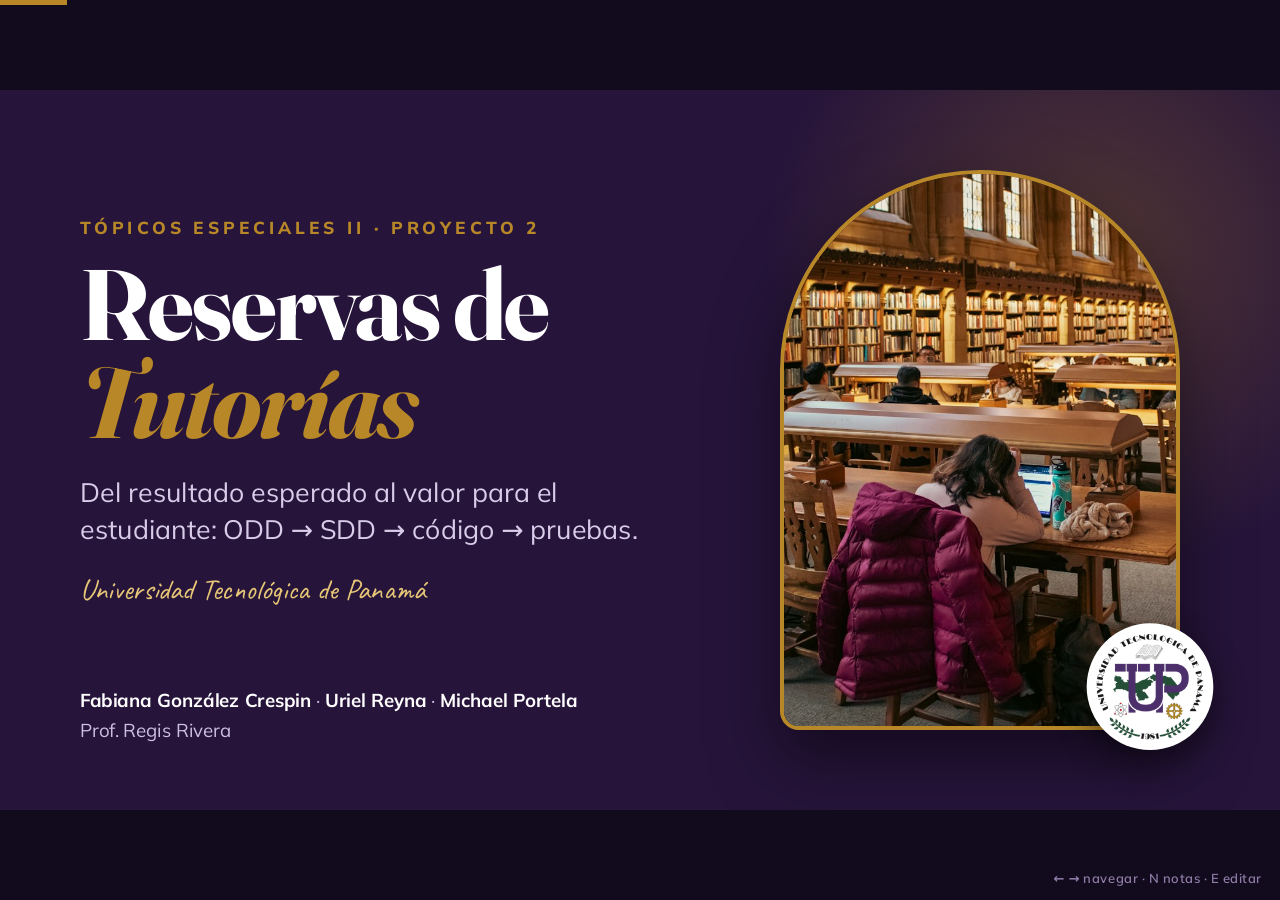
<file: docs/presentacion/index.html>
<!DOCTYPE html>
<html lang="es">
<head>
<meta charset="UTF-8">
<meta name="viewport" content="width=device-width, initial-scale=1.0">
<title>Reservas de Tutorías · Proyecto 2</title>

<!-- Fuentes: Fraunces (títulos), Mulish (texto), Caveat (acento manuscrito). Sin conexión se usan serif/sans del sistema. -->
<link rel="preconnect" href="https://fonts.googleapis.com">
<link href="https://fonts.googleapis.com/css2?family=Caveat:wght@600&family=Fraunces:ital,opsz,wght@0,9..144,600;0,9..144,700;1,9..144,600&family=Mulish:wght@400;600;700;800&display=swap" rel="stylesheet">

<style>
/* ===========================================
   TEMA (cambia estos valores para cambiar todo el look)
   Paleta tomada del escudo de la UTP.
   =========================================== */
:root {
    --ink: #1f1230;          /* texto */
    --purple: #482868;       /* morado UTP */
    --purple-deep: #26143a;  /* fondos oscuros */
    --green: #284838;        /* verde UTP */
    --gold: #b88828;         /* dorado UTP */
    --gold-soft: #e7c777;
    --paper: #f8f4ec;        /* fondo de diapositivas claras */
    --card: #ffffff;
    --line: #e6dcef;
    --muted: #6d607c;
    --red: #b0102f;
    --ok: #1f6b45;

    --font-display: 'Fraunces', Georgia, 'Times New Roman', serif;
    --font-body: 'Mulish', 'Segoe UI', system-ui, sans-serif;
    --font-hand: 'Caveat', 'Segoe Script', cursive;

    --stage-bg: #120a1d;
    --slide-bg: var(--paper);
    --ease-out-expo: cubic-bezier(0.16, 1, 0.3, 1);
}

* { margin: 0; padding: 0; box-sizing: border-box; }

/* ===========================================
   ESCENARIO FIJO 16:9 (viewport-base.css del skill, completo)
   =========================================== */
html, body { width: 100%; height: 100%; margin: 0; overflow: hidden; background: var(--stage-bg, #000); }
.deck-viewport { position: fixed; inset: 0; overflow: hidden; background: var(--stage-bg, #000); }
.deck-stage { position: absolute; left: 0; top: 0; width: 1920px; height: 1080px; overflow: hidden; transform-origin: 0 0; background: var(--slide-bg, #fff); }
.slide { position: absolute; inset: 0; width: 1920px; height: 1080px; overflow: hidden; display: block; visibility: hidden; opacity: 0; pointer-events: none; background: var(--slide-bg, #fff); }
.slide.active, .slide.visible { visibility: visible; opacity: 1; pointer-events: auto; z-index: 1; }
img, video, canvas, svg { max-width: 100%; max-height: 100%; }
.deck-controls { position: fixed; left: 50%; bottom: 22px; transform: translateX(-50%); z-index: 1000; }
@media print {
    html, body { width: 1920px; height: auto; overflow: visible; background: #fff; }
    .deck-viewport { position: static; overflow: visible; background: #fff; }
    .deck-stage { position: static; width: auto; height: auto; transform: none !important; background: none; }
    .slide { position: relative; display: block !important; visibility: visible !important; opacity: 1 !important; pointer-events: auto !important; width: 1920px; height: 1080px; break-after: page; page-break-after: always; }
    .slide:last-child { break-after: auto; page-break-after: auto; }
    .deck-controls, .notes-panel, .edit-badge { display: none !important; }
    .reveal { opacity: 1 !important; transform: none !important; }
}
@media (prefers-reduced-motion: reduce) {
    *, *::before, *::after { animation-duration: 0.01ms !important; transition-duration: 0.2s !important; }
}

/* ===========================================
   TIPOGRAFÍA Y COMPONENTES COMUNES (medidas a 1920×1080)
   =========================================== */
.slide { font-family: var(--font-body); color: var(--ink); padding: 92px 120px 120px; }
.kicker { font-weight: 800; font-size: 26px; letter-spacing: .22em; text-transform: uppercase; color: var(--gold); margin-bottom: 24px; }
h1, h2 { font-family: var(--font-display); font-weight: 700; letter-spacing: -.02em; }
h2 { font-size: 88px; line-height: 1.04; color: var(--purple); margin-bottom: 38px; max-width: 1560px; }
h2 em, h1 em { font-style: italic; color: var(--gold); }
.lead { font-size: 40px; line-height: 1.42; max-width: 1380px; }
.muted { color: var(--muted); }
.hand { font-family: var(--font-hand); font-size: 44px; color: var(--purple); }
.foot { position: absolute; left: 120px; right: 120px; bottom: 42px; display: flex; justify-content: space-between; font-size: 22px; font-weight: 600; color: #9a8dab; letter-spacing: .04em; }
.foot b { color: var(--gold); font-weight: 800; }
code, .mono { font-family: 'Cascadia Mono', Consolas, 'Courier New', monospace; }

.card { background: var(--card); border: 1px solid var(--line); border-radius: 28px; padding: 34px 40px; box-shadow: 0 18px 50px rgba(38,20,58,.10); }
.shot { display: block; border-radius: 26px; border: 1px solid var(--line); box-shadow: 0 34px 80px rgba(38,20,58,.28); background: #fff; }
.pill { display: inline-block; font-weight: 800; font-size: 26px; padding: 10px 26px; border-radius: 999px; background: var(--purple); color: #fff; }
.pill.gold { background: var(--gold); } .pill.green { background: var(--green); } .pill.soft { background: #ece3f6; color: var(--purple); }
.pill.red { background: #fde8ec; color: var(--red); border: 2px solid #f2a9b8; } .pill.ok { background: #e6f3ec; color: var(--ok); border: 2px solid #b7dcc7; }

/* diapositivas oscuras */
.dark { --slide-bg: var(--purple-deep); background: var(--purple-deep); color: #f4ecfa; }
.dark h2, .dark h1 { color: #fff; }
.dark .lead, .dark .muted { color: #cdbfe0; }
.dark .foot { color: #8f7ea8; }
.dark .card { background: rgba(255,255,255,.06); border-color: rgba(255,255,255,.14); box-shadow: none; }

/* ===========================================
   ANIMACIONES: entrada escalonada al mostrar la diapositiva
   =========================================== */
.reveal { opacity: 0; transform: translateY(34px); transition: opacity .8s var(--ease-out-expo), transform .8s var(--ease-out-expo); }
.slide.visible .reveal { opacity: 1; transform: none; }
.slide.visible .reveal:nth-child(1) { transition-delay: .05s; } .slide.visible .reveal:nth-child(2) { transition-delay: .16s; }
.slide.visible .reveal:nth-child(3) { transition-delay: .27s; } .slide.visible .reveal:nth-child(4) { transition-delay: .38s; }
.slide.visible .reveal:nth-child(5) { transition-delay: .49s; } .slide.visible .reveal:nth-child(6) { transition-delay: .6s; }
.slide.visible .reveal:nth-child(7) { transition-delay: .71s; } .slide.visible .reveal:nth-child(n+8) { transition-delay: .8s; }

/* ===========================================
   DIAPOSITIVAS ESPECÍFICAS
   =========================================== */
/* 1 · portada */
.cover { padding: 0; }
.cover .glow { position: absolute; width: 1100px; height: 1100px; right: -260px; top: -300px; border-radius: 50%; background: radial-gradient(circle, rgba(184,136,40,.30), transparent 62%); }
.cover .txt { position: absolute; left: 120px; top: 190px; width: 1000px; }
.cover h1 { font-size: 150px; line-height: .98; margin: 6px 0 34px; }
.cover .sub { font-size: 40px; line-height: 1.4; color: #d9cce9; max-width: 900px; }
.cover .team { position: absolute; left: 120px; bottom: 96px; font-size: 28px; color: #cdbfe0; line-height: 1.6; }
.cover .team b { color: #fff; }
.cover .arch { position: absolute; right: 150px; top: 120px; width: 600px; height: 840px; border-radius: 300px 300px 28px 28px; overflow: hidden; border: 6px solid var(--gold); box-shadow: 0 40px 100px rgba(0,0,0,.5); }
.cover .arch img { width: 100%; height: 100%; object-fit: cover; max-height: none; display: block; }
.cover .badge { position: absolute; right: 100px; bottom: 90px; width: 190px; height: 190px; border-radius: 50%; background: #fff; display: grid; place-items: center; box-shadow: 0 20px 50px rgba(0,0,0,.45); }
.cover .badge img { width: 160px; height: 160px; object-fit: contain; }

/* 2 · problema */
.big-q { font-family: var(--font-display); font-size: 74px; line-height: 1.12; font-weight: 600; color: var(--purple); max-width: 1500px; }
.big-q s { color: #b7a8c8; text-decoration-thickness: 5px; }
.pains { display: flex; gap: 28px; margin-top: 70px; }
.pains .card { flex: 1; font-size: 34px; font-weight: 700; line-height: 1.3; }
.pains .card span { display: block; font-size: 70px; margin-bottom: 8px; }

/* 3 · outcomes */
.outcomes { display: grid; grid-template-columns: repeat(5, 1fr); gap: 24px; margin-top: 30px; }
.outcomes .card { padding: 32px 26px; min-height: 520px; }
.outcomes .o { font-family: var(--font-display); font-size: 84px; font-weight: 700; color: var(--gold); line-height: 1; }
.outcomes h3 { font-size: 33px; line-height: 1.22; margin: 16px 0 22px; color: var(--purple); }
.outcomes p { font-size: 27px; line-height: 1.4; color: var(--muted); }
.outcomes p b { color: var(--ink); display: block; font-size: 22px; letter-spacing: .12em; text-transform: uppercase; margin-bottom: 6px; }

/* 4 · SDD */
.ribbon { display: flex; align-items: center; gap: 18px; font-weight: 800; font-size: 34px; margin: 6px 0 58px; flex-wrap: nowrap; }
.ribbon .pill { font-size: 34px; padding: 14px 34px; }
.ribbon i { font-style: normal; color: var(--gold); font-size: 44px; }
.pipeline { display: grid; grid-template-columns: repeat(5, 1fr); gap: 0; margin-bottom: 44px; }
.pipeline .step { background: #fff; border: 1px solid var(--line); padding: 30px 24px; text-align: center; position: relative; }
.pipeline .step:first-child { border-radius: 28px 0 0 28px; } .pipeline .step:last-child { border-radius: 0 28px 28px 0; }
.pipeline .step + .step { margin-left: -1px; }
.pipeline .step b { display: block; font-family: var(--font-display); font-size: 34px; color: var(--purple); margin-bottom: 8px; }
.pipeline .step span { font-size: 25px; color: var(--muted); line-height: 1.35; display: block; }
.also { font-size: 30px; color: var(--muted); }
.also code { background: #ece3f6; color: var(--purple); padding: 3px 12px; border-radius: 10px; font-size: 26px; margin-right: 8px; }

/* 5 · reglas */
.rules { display: grid; grid-template-columns: repeat(4, 1fr); gap: 20px; margin-top: 6px; }
.rules .r { background: #fff; border: 1px solid var(--line); border-radius: 22px; padding: 22px 26px; font-size: 27px; line-height: 1.32; min-height: 168px; }
.rules .r b { font-family: var(--font-display); color: var(--gold); font-size: 34px; display: block; margin-bottom: 4px; }
.rules .r.new { background: var(--purple); color: #fff; border-color: var(--purple); } .rules .r.new b { color: var(--gold-soft); }
.rules .r.crit { border: 3px solid var(--gold); }

/* 6 · arquitectura */
.arch-wrap { display: grid; grid-template-columns: 1100px 1fr; gap: 70px; align-items: start; margin-top: 10px; }
.layers { display: flex; flex-direction: column; gap: 14px; }
.layer { border-radius: 24px; padding: 26px 34px; display: flex; justify-content: space-between; align-items: center; gap: 24px; }
.layer b { font-family: var(--font-display); font-size: 40px; display: block; }
.layer span { font-size: 27px; line-height: 1.3; opacity: .92; }
.layer .tag { font-size: 24px; font-weight: 800; letter-spacing: .1em; text-transform: uppercase; opacity: .85; white-space: nowrap; }
.l1 { background: #ece3f6; color: var(--purple); } .l2 { background: var(--purple); color: #fff; } .l3 { background: var(--green); color: #fff; } .l4 { background: var(--gold); color: #fff; }
.layers .arrow { text-align: center; font-size: 34px; color: var(--gold); line-height: .6; }
.stack { display: flex; flex-wrap: wrap; gap: 14px; margin-top: 28px; }
.notes-col p { font-size: 31px; line-height: 1.45; margin-bottom: 26px; }
.notes-col p b { color: var(--purple); }

/* 7-10 · demo */
.split { display: grid; gap: 70px; align-items: center; }
.split.s-7 { grid-template-columns: 640px 1fr; }
.steps-list { list-style: none; counter-reset: s; }
.steps-list li { counter-increment: s; font-size: 36px; line-height: 1.3; margin-bottom: 30px; padding-left: 86px; position: relative; font-weight: 700; }
.steps-list li::before { content: counter(s); position: absolute; left: 0; top: -4px; width: 60px; height: 60px; border-radius: 50%; background: var(--purple); color: #fff; font-family: var(--font-display); font-size: 34px; display: grid; place-items: center; }
.steps-list li small { display: block; font-size: 26px; font-weight: 600; color: var(--muted); margin-top: 4px; }
.cap { font-size: 28px; line-height: 1.4; color: var(--muted); margin-top: 22px; }
.cap b { color: var(--ink); }
.two-shots { display: grid; grid-template-columns: 1fr 1fr; gap: 50px; align-items: start; }
.two-shots .shot { width: 100%; }

/* 11-13 · cambios de especificación */
.cycle { display: grid; grid-template-columns: repeat(7, 1fr); gap: 14px; margin-top: 80px; }
.cycle .c { background: #fff; border: 2px solid var(--gold); border-radius: 24px; padding: 28px 16px; text-align: center; font-size: 29px; font-weight: 800; line-height: 1.2; color: var(--purple); position: relative; }
.cycle .c small { display: block; font-size: 22px; color: var(--muted); font-weight: 600; margin-top: 10px; }
.cycle .c i { display: block; font-style: normal; font-family: var(--font-display); font-size: 54px; color: var(--gold); margin-bottom: 6px; }
.cycle .c:not(:last-child)::after { content: "›"; position: absolute; right: -19px; top: 50%; transform: translateY(-50%); font-size: 46px; color: var(--gold); z-index: 2; }
.quote { font-family: var(--font-display); font-style: italic; font-size: 54px; line-height: 1.22; color: var(--purple); max-width: 1500px; margin: 0 0 56px; border-left: 8px solid var(--gold); padding-left: 38px; }
.timeline { display: grid; grid-auto-flow: column; grid-auto-columns: 1fr; gap: 22px; position: relative; }
.timeline::before { content: ""; position: absolute; left: 3%; right: 3%; top: 31px; height: 4px; background: var(--line); }
.tl { position: relative; text-align: center; }
.tl .dot { width: 64px; height: 64px; border-radius: 50%; margin: 0 auto 18px; display: grid; place-items: center; font-weight: 800; font-size: 24px; color: #fff; background: var(--purple); position: relative; z-index: 1; border: 6px solid var(--paper); }
.tl.red .dot { background: var(--red); } .tl.green .dot { background: var(--ok); } .tl.gold .dot { background: var(--gold); }
.tl code { display: inline-block; background: #ece3f6; color: var(--purple); border-radius: 10px; padding: 4px 14px; font-size: 27px; font-weight: 700; margin-bottom: 10px; }
.tl b { display: block; font-size: 29px; line-height: 1.25; margin-bottom: 6px; }
.tl span { font-size: 24px; color: var(--muted); line-height: 1.3; display: block; }
.result-row { display: flex; gap: 22px; margin-top: 50px; flex-wrap: wrap; }

/* 14 · pruebas */
.tests-grid { display: grid; grid-template-columns: 560px 1fr; gap: 80px; align-items: center; }
.bignum { font-family: var(--font-display); font-weight: 700; font-size: 380px; line-height: .85; color: var(--gold); letter-spacing: -.04em; }
.bignum-cap { font-size: 36px; font-weight: 800; color: var(--purple); margin-top: 16px; }
.test-list { list-style: none; }
.test-list li { font-size: 33px; line-height: 1.3; padding: 18px 0 18px 66px; border-bottom: 1px solid var(--line); position: relative; font-weight: 700; }
.test-list li::before { content: "✓"; position: absolute; left: 0; top: 14px; width: 44px; height: 44px; border-radius: 50%; background: var(--ok); color: #fff; display: grid; place-items: center; font-size: 26px; }
.test-list li small { display: block; font-size: 25px; font-weight: 600; color: var(--muted); }
.test-list li.key { background: #fff7e4; border-radius: 18px; border: 3px solid var(--gold); padding-left: 76px; margin: 8px 0; }
.test-list li.key::before { left: 12px; top: 24px; background: var(--gold); content: "★"; }

/* 15 · proceso */
.flow { display: grid; grid-template-columns: repeat(6, 1fr); gap: 14px; margin: 44px 0; }
.flow .f { background: #fff; border: 1px solid var(--line); border-radius: 24px; padding: 28px 16px; text-align: center; font-size: 30px; font-weight: 800; color: var(--purple); position: relative; }
.flow .f small { display: block; font-size: 22px; font-weight: 600; color: var(--muted); margin-top: 8px; line-height: 1.3; }
.flow .f:not(:last-child)::after { content: "›"; position: absolute; right: -17px; top: 50%; transform: translateY(-50%); font-size: 42px; color: var(--gold); z-index: 2; }
.checks { display: flex; gap: 22px; flex-wrap: wrap; }

/* 16 · IA */
.ai-table { width: 100%; border-collapse: separate; border-spacing: 0 14px; font-size: 26px; }
.ai-table th { text-align: left; font-size: 22px; letter-spacing: .14em; text-transform: uppercase; color: var(--gold); padding: 0 24px 4px; }
.ai-table td { background: #fff; padding: 20px 24px; vertical-align: top; line-height: 1.35; border-top: 1px solid var(--line); border-bottom: 1px solid var(--line); }
.ai-table td:first-child { border-left: 1px solid var(--line); border-radius: 20px 0 0 20px; font-weight: 800; color: var(--purple); }
.ai-table td:last-child { border-right: 1px solid var(--line); border-radius: 0 20px 20px 0; font-weight: 700; }

/* 17 · equipo */
.roles { display: grid; grid-template-columns: repeat(3, 1fr); gap: 30px; margin-top: 20px; }
.role { padding: 38px 36px; }
.role .who { font-family: var(--font-display); font-size: 48px; font-weight: 700; color: var(--purple); line-height: 1.1; margin-bottom: 8px; }
.role .gh { font-size: 24px; color: var(--muted); margin-bottom: 26px; }
.role ul { list-style: none; } .role li { font-size: 29px; line-height: 1.35; margin-bottom: 14px; }
.role li b { color: var(--gold); display: block; font-size: 22px; letter-spacing: .12em; text-transform: uppercase; }

/* 18 · ensayo CE3 */
.ce3 { display: grid; grid-template-columns: 1fr 1fr; gap: 60px; align-items: center; }
.ce3 .card { padding: 40px 46px; }
.ce3 ol { list-style: none; counter-reset: c; }
.ce3 li { counter-increment: c; font-size: 32px; line-height: 1.3; margin-bottom: 22px; padding-left: 68px; position: relative; font-weight: 700; }
.ce3 li::before { content: counter(c); position: absolute; left: 0; top: -2px; width: 46px; height: 46px; border-radius: 50%; background: var(--gold); color: #fff; font-weight: 800; display: grid; place-items: center; font-size: 26px; }
.ce3 li small { display: block; font-weight: 600; font-size: 25px; color: #cdbfe0; }

/* 19 · cierre */
.next { display: grid; grid-template-columns: repeat(2, 1fr); gap: 26px; margin-top: 34px; max-width: 1480px; }
.next .card { font-size: 32px; font-weight: 700; line-height: 1.3; }
.next .card small { display: block; font-size: 25px; font-weight: 600; color: var(--muted); margin-top: 6px; }

/* ===========================================
   CROMADO DE LA PRESENTACIÓN (fuera del escenario)
   =========================================== */
.progress { position: fixed; left: 0; top: 0; height: 5px; background: var(--gold); width: 0; z-index: 2000; transition: width .4s var(--ease-out-expo); }
.nav-hint { position: fixed; right: 18px; bottom: 14px; font: 600 13px var(--font-body); color: #8f7ea8; z-index: 1000; letter-spacing: .04em; }
.notes-panel { position: fixed; left: 0; right: 0; bottom: 0; background: rgba(18,10,29,.96); color: #f4ecfa; font: 600 20px/1.45 var(--font-body); padding: 20px 40px 24px; z-index: 3000; display: none; border-top: 3px solid var(--gold); }
.notes-panel.show { display: block; }
.notes-panel b { color: var(--gold-soft); }
.edit-badge { position: fixed; left: 14px; top: 14px; background: var(--gold); color: #fff; font: 800 13px var(--font-body); padding: 6px 14px; border-radius: 999px; z-index: 3000; display: none; letter-spacing: .06em; }
.edit-badge.show { display: block; }

/* ===========================================
   AJUSTES DE ESCALA: aprovechar el alto del escenario en las diapositivas con poco contenido
   =========================================== */
.pipeline .step { padding: 64px 22px; } .pipeline .step b { font-size: 40px; margin-bottom: 14px; } .pipeline .step span { font-size: 29px; }
.ribbon { margin-bottom: 78px; }
.also { font-size: 34px; margin-top: 8px; } .also code { font-size: 30px; padding: 5px 16px; }
.rules { gap: 24px; } .rules .r { font-size: 31px; min-height: 238px; padding: 28px 30px; } .rules .r b { font-size: 40px; margin-bottom: 8px; }
.quote { font-size: 62px; margin-bottom: 78px; }
.timeline::before { top: 40px; } .tl .dot { width: 82px; height: 82px; font-size: 32px; }
.tl code { font-size: 32px; padding: 6px 18px; } .tl b { font-size: 36px; } .tl span { font-size: 28px; }
.result-row { margin-top: 70px; } .result-row .pill { font-size: 30px; padding: 14px 32px; }
.files { margin-top: 56px; font-size: 28px; color: var(--muted); } .files code { background: #ece3f6; color: var(--purple); padding: 5px 16px; border-radius: 10px; font-size: 27px; margin-right: 10px; }
.flow { margin: 60px 0 56px; } .flow .f { font-size: 38px; padding: 50px 14px; } .flow .f small { font-size: 26px; margin-top: 12px; }
.checks .pill { font-size: 30px; padding: 14px 32px; }
.roles { margin-top: 44px; gap: 36px; } .role { padding: 52px 46px; }
.role .who { font-size: 60px; margin-bottom: 12px; } .role .gh { font-size: 28px; margin-bottom: 40px; } .role li { font-size: 36px; margin-bottom: 22px; } .role li b { font-size: 24px; }
.ce3 .card { padding: 56px 58px; } .ce3 li { font-size: 40px; margin-bottom: 34px; padding-left: 82px; } .ce3 li::before { width: 56px; height: 56px; font-size: 30px; } .ce3 li small { font-size: 28px; }
.next { max-width: 1680px; gap: 30px; margin-top: 50px; } .next .card { font-size: 40px; padding: 44px 48px; } .next .card small { font-size: 29px; margin-top: 10px; }
.cycle { margin-top: 110px; } .cycle .c { padding: 46px 16px; font-size: 32px; } .cycle .c small { font-size: 24px; }
.tests-grid { margin-top: 20px; } .test-list li { font-size: 37px; padding-top: 24px; padding-bottom: 24px; } .test-list li small { font-size: 28px; }
.ai-table { font-size: 30px; border-spacing: 0 18px; } .ai-table td { padding: 26px 28px; } .ai-table th { font-size: 24px; }
.outcomes .card { min-height: 600px; } .outcomes h3 { font-size: 38px; } .outcomes p { font-size: 31px; }
</style>
</head>

<body>
<div class="progress" id="progress"></div>
<div class="edit-badge" id="editBadge">MODO EDICIÓN · Ctrl+S guarda · E sale</div>
<div class="notes-panel" id="notes"></div>
<div class="nav-hint">← → navegar · N notas · E editar</div>

<div class="deck-viewport">
<main class="deck-stage" id="deckStage">

<!-- =========================== 1 · PORTADA =========================== -->
<section class="slide dark cover active" data-notes="<b>Presenta: Uriel.</b> Una frase de apertura: «No programamos una aplicación; resolvimos un problema de coordinación de tutorías, y lo hicimos con el recorrido ODD → SDD → código → pruebas → valor». Presentar al equipo y los roles.">
    <div class="glow"></div>
    <div class="txt">
        <div class="kicker reveal">Tópicos Especiales II · Proyecto 2</div>
        <h1 class="reveal">Reservas de <em>Tutorías</em></h1>
        <p class="sub reveal">Del resultado esperado al valor para el estudiante: ODD → SDD → código → pruebas.</p>
        <p class="hand reveal" style="color:var(--gold-soft); margin-top:34px">Universidad Tecnológica de Panamá</p>
    </div>
    <div class="team reveal"><b>Fabiana González Crespin</b> · <b>Uriel Reyna</b> · <b>Michael Portela</b><br>Prof. Regis Rivera</div>
    <div class="arch reveal"><img src="assets/biblioteca.jpg" alt="Estudiante en una biblioteca universitaria"></div>
    <div class="badge reveal"><img src="assets/utp-logo.png" alt="Escudo de la Universidad Tecnológica de Panamá"></div>
</section>

<!-- =========================== 2 · EL PROBLEMA (ODD) =========================== -->
<section class="slide" data-notes="<b>Presenta: Uriel.</b> Fase 1 – ODD. La pregunta no es «qué app programamos» sino «qué resultado queremos para el estudiante». El problema real: tutorías pedidas por WhatsApp o en el pasillo; de ahí salen los cruces y el «¿estás libre?».">
    <div class="kicker reveal">1 · ODD — el problema</div>
    <div class="big-q reveal">¿Qué <em style="color:var(--gold)">resultado</em> queremos conseguir para el estudiante?<br><s>¿Qué aplicación queremos programar?</s></div>
    <div class="pains">
        <div class="card reveal"><span>⏰</span>Cruces de horario entre estudiantes y tutores</div>
        <div class="card reveal"><span>👥</span>Tutores con dos estudiantes a la misma hora</div>
        <div class="card reveal"><span>💬</span>Tutorías pedidas por WhatsApp o pasillo: «¿estás libre?»</div>
        <div class="card reveal"><span>🗓️</span>Citas olvidadas y espacios cancelados que se pierden</div>
    </div>
    <div class="foot"><span>Reservas de Tutorías · UTP</span><b class="num"></b></div>
</section>

<!-- =========================== 3 · OUTCOMES =========================== -->
<section class="slide" data-notes="<b>Presenta: Uriel.</b> Los cinco outcomes con su indicador medible (specs/outcomes.md). Cada requisito posterior apunta a uno de estos. Mencionar que el outcome O5 es el que obliga a que cada regla tenga una prueba automatizada.">
    <div class="kicker reveal">1 · ODD — outcomes medibles</div>
    <h2 class="reveal">Cinco resultados, <em>cada uno con indicador</em></h2>
    <div class="outcomes">
        <div class="card reveal"><div class="o">O1</div><h3>Eliminar cruces de horario</h3><p><b>Indicador</b>0 reservas solapadas en el sistema</p></div>
        <div class="card reveal"><div class="o">O2</div><h3>Encontrar espacios sin pedirle al tutor</h3><p><b>Indicador</b>Disponibilidad por tutor y fecha en una sola consulta</p></div>
        <div class="card reveal"><div class="o">O3</div><h3>Reservar y cancelar en pocos pasos</h3><p><b>Indicador</b>Reservar = 1 solicitud; cancelar = 1 solicitud</p></div>
        <div class="card reveal"><div class="o">O4</div><h3>Recuperar lo cancelado</h3><p><b>Indicador</b>Un horario cancelado vuelve a figurar como disponible</p></div>
        <div class="card reveal"><div class="o">O5</div><h3>Reglas claras y verificables</h3><p><b>Indicador</b>Cada regla de negocio tiene prueba automatizada</p></div>
    </div>
    <div class="foot"><span>Reservas de Tutorías · UTP</span><b class="num"></b></div>
</section>

<!-- =========================== 4 · SDD =========================== -->
<section class="slide" data-notes="<b>Presenta: Uriel.</b> Fase 2 – SDD. Los outcomes se convierten en especificaciones trazables: requisitos → reglas → criterios de aceptación → plan. Todo vive en la carpeta specs/ del repositorio, en el orden que pide la rúbrica.">
    <div class="kicker reveal">2 · SDD — de outcomes a especificaciones</div>
    <div class="ribbon reveal"><span class="pill">ODD</span><i>→</i><span class="pill gold">SDD</span><i>→</i><span class="pill soft">código</span><i>→</i><span class="pill soft">pruebas</span><i>→</i><span class="pill green">valor al usuario</span></div>
    <div class="pipeline reveal">
        <div class="step"><b>outcomes</b><span>qué resultado buscamos</span></div>
        <div class="step"><b>requirements</b><span>RF1–RF13, cada uno apunta a un outcome</span></div>
        <div class="step"><b>business-rules</b><span>RN1–RN12: la lógica del dominio</span></div>
        <div class="step"><b>acceptance-criteria</b><span>CA1–CA27 en Dado / Cuando / Entonces</span></div>
        <div class="step"><b>implementation-plan</b><span>tareas, responsables y estado</span></div>
    </div>
    <p class="also reveal">También en <code>specs/</code> <code>architecture</code> <code>data-model</code> <code>api</code> — y en <code>docs/</code>: <code>ai-log</code> <code>decisions</code> <code>testing</code></p>
    <div class="foot"><span>Reservas de Tutorías · UTP</span><b class="num"></b></div>
</section>

<!-- =========================== 5 · REGLAS =========================== -->
<section class="slide" data-notes="<b>Presenta: Uriel.</b> Las doce reglas. Señalar en dorado la regla crítica (no doble reserva, RN1) y en morado las que nacieron de cambios de especificación durante el proyecto: RN10 y RN11. RN12 salió del panel de administración.">
    <div class="kicker reveal">2 · SDD — reglas de negocio</div>
    <h2 class="reveal" style="font-size:76px; margin-bottom:26px">Doce reglas, todas <em>verificables</em></h2>
    <div class="rules">
        <div class="r crit reveal"><b>RN1</b>El tutor no puede tener dos reservas a la vez</div>
        <div class="r reveal"><b>RN2</b>El estudiante tampoco</div>
        <div class="r reveal"><b>RN3</b>Lunes a viernes, 08:00–18:00</div>
        <div class="r reveal"><b>RN4</b>30, 60, 90 o 120 min; inicio en :00 o :30</div>
        <div class="r reveal"><b>RN5</b>No se reserva en el pasado</div>
        <div class="r reveal"><b>RN6</b>Máx. 2 reservas activas por día por estudiante</div>
        <div class="r reveal"><b>RN7</b>Cancelar libera el espacio</div>
        <div class="r reveal"><b>RN8</b>Solo el dueño cancela</div>
        <div class="r reveal"><b>RN9</b>Reservas contiguas permitidas</div>
        <div class="r new reveal"><b>RN10 · CE1</b>Cancelar con al menos 2 h de anticipación</div>
        <div class="r new reveal"><b>RN11 · CE2</b>Reservar con máximo 14 días de anticipación</div>
        <div class="r reveal"><b>RN12</b>No eliminar un tutor con reservas activas futuras</div>
    </div>
    <div class="foot"><span>Reservas de Tutorías · UTP</span><b class="num"></b></div>
</section>

<!-- =========================== 6 · ARQUITECTURA =========================== -->
<section class="slide" data-notes="<b>Presenta: Fabiana (Architecture/Dev).</b> Libertad tecnológica documentada en architecture.md. Mensaje clave: toda la lógica vive en service.py; la API solo traduce y la pantalla solo muestra. Por eso un cambio de regla toca un solo lugar y es fácil de probar. El reloj inyectable permite probar reglas de tiempo (RN5, RN10, RN11). La no doble reserva se protege con una transacción BEGIN IMMEDIATE y un candado.">
    <div class="kicker reveal">3 · Arquitectura</div>
    <h2 class="reveal" style="font-size:76px; margin-bottom:26px">La lógica vive <em>en un solo lugar</em></h2>
    <div class="arch-wrap">
        <div class="layers reveal">
            <div class="layer l1"><div><b>Navegador</b><span>/ estudiante · /admin administrador</span></div><div class="tag">HTML + JS</div></div>
            <div class="arrow">▾</div>
            <div class="layer l2"><div><b>api.py</b><span>HTTP, validación de formato, errores 409 / 422</span></div><div class="tag">FastAPI</div></div>
            <div class="arrow">▾</div>
            <div class="layer l3"><div><b>service.py</b><span>Reglas RN1–RN12 · única capa con lógica</span></div><div class="tag">Python</div></div>
            <div class="arrow">▾</div>
            <div class="layer l4"><div><b>db.py</b><span>Esquema y conexión · migra bases antiguas</span></div><div class="tag">SQLite</div></div>
        </div>
        <div class="notes-col reveal">
            <p><b>La pantalla no duplica reglas.</b> Muestra el mensaje que devuelve el servicio.</p>
            <p><b>Reloj inyectable:</b> las reglas de tiempo se prueban sin esperar.</p>
            <p><b>Sin carreras:</b> transacción inmediata + candado para la no doble reserva.</p>
            <div class="stack"><span class="pill">Python 3.11+</span><span class="pill gold">FastAPI</span><span class="pill green">SQLite</span><span class="pill soft">pytest</span><span class="pill soft">GitHub Actions</span></div>
        </div>
    </div>
    <div class="foot"><span>Reservas de Tutorías · UTP</span><b class="num"></b></div>
</section>

<!-- =========================== 7 · DEMO: ESTUDIANTE =========================== -->
<section class="slide" data-notes="<b>Presenta: Fabiana — DEMO EN VIVO.</b> Abrir http://localhost:8000/. Ingresar con un correo (sin contraseña), elegir tutor, fecha y horario, confirmar. Preparar antes: <i>python scripts/seed_demo.py</i> y el servidor levantado. Si falla la demo, estas capturas son el respaldo.">
    <div class="kicker reveal">4 · El producto — el estudiante</div>
    <div class="split s-7">
        <div>
            <h2 class="reveal" style="font-size:78px">Reservar en <em>cuatro pasos</em></h2>
            <ol class="steps-list">
                <li class="reveal">Ingresa con su correo<small>Sin contraseña; si es nuevo, se registra</small></li>
                <li class="reveal">Elige un tutor<small>Foto, nombre y materias</small></li>
                <li class="reveal">Fecha y horario libres<small>Calendario con las reglas aplicadas</small></li>
                <li class="reveal">Confirma<small>Resumen antes de reservar</small></li>
            </ol>
        </div>
        <img class="shot reveal" src="assets/app-tutores.png" alt="Pantalla de selección de tutor" style="width:1000px; justify-self:end">
    </div>
    <div class="foot"><span>Reservas de Tutorías · UTP</span><b class="num"></b></div>
</section>

<!-- =========================== 8 · DEMO: REGLAS EN PANTALLA =========================== -->
<section class="slide" data-notes="<b>Presenta: Fabiana — DEMO.</b> Abrir el calendario: se ven deshabilitados los fines de semana, el pasado y todo lo que pase de 14 días (RN3, RN5, RN11). Luego intentar una tercera reserva el mismo día para mostrar el error rojo (RN6). Los mensajes vienen del servicio.">
    <div class="kicker reveal">4 · El producto — las reglas se ven</div>
    <h2 class="reveal" style="font-size:72px; margin-bottom:34px">El calendario <em>ya conoce las reglas</em></h2>
    <div class="two-shots">
        <div class="reveal"><img class="shot" src="assets/app-calendario.png" alt="Calendario con días deshabilitados"><p class="cap"><b>RN3, RN5, RN11:</b> sin fines de semana, sin pasado, máximo 14 días.</p></div>
        <div class="reveal"><img class="shot" src="assets/app-error.png" alt="Error en rojo: máximo 2 reservas activas por día"><p class="cap"><b>RN6:</b> la tercera reserva del día se rechaza con un mensaje claro, en rojo.</p></div>
    </div>
    <div class="foot"><span>Reservas de Tutorías · UTP</span><b class="num"></b></div>
</section>

<!-- =========================== 9 · DEMO: MIS RESERVAS =========================== -->
<section class="slide" data-notes="<b>Presenta: Fabiana — DEMO.</b> Entrar a «Mis reservas». Cancelar pide confirmar con un segundo clic. Mostrar que cancelar con menos de 2 horas da error (RN10) y que el horario cancelado vuelve a estar libre (RN7).">
    <div class="kicker reveal">4 · El producto — cancelar</div>
    <div class="split" style="grid-template-columns: 1fr 980px; min-height:700px">
        <div>
            <h2 class="reveal" style="font-size:78px">Cancelar libera <em>el espacio</em></h2>
            <p class="lead reveal" style="font-size:36px">Un clic y una confirmación. El horario vuelve a figurar como disponible para otro estudiante.</p>
            <div class="result-row reveal" style="margin-top:44px"><span class="pill ok">✓ RN7 libera el horario</span><span class="pill soft">RN8 solo el dueño</span><span class="pill red">⚠ RN10 ≥ 2 h de aviso</span></div>
        </div>
        <img class="shot reveal" src="assets/app-mis-reservas.png" alt="Mis reservas">
    </div>
    <div class="foot"><span>Reservas de Tutorías · UTP</span><b class="num"></b></div>
</section>

<!-- =========================== 10 · DEMO: ADMIN =========================== -->
<section class="slide" data-notes="<b>Presenta: Fabiana — DEMO.</b> Abrir http://localhost:8000/admin. Registrar, editar y eliminar un tutor. Mostrar el bloqueo RN12 (no se elimina un tutor con reservas activas futuras). Decisión de diseño: el estudiante no ve nada de esto. Limitación honesta: el panel aún no pide contraseña (mejora futura).">
    <div class="kicker reveal">4 · El producto — el administrador</div>
    <div class="split" style="grid-template-columns: 700px 1fr; gap:60px; min-height:740px">
        <div>
            <h2 class="reveal" style="font-size:74px">Un panel <em>solo para quien administra</em></h2>
            <p class="lead reveal" style="font-size:34px">Alta, edición y baja de tutores con foto.</p>
            <div class="result-row reveal" style="margin-top:34px"><span class="pill gold">RN12</span></div>
            <p class="cap reveal">No se puede eliminar un tutor con reservas activas futuras: primero se cancelan.</p>
            <p class="cap reveal"><b>Pendiente:</b> autenticación del panel (mejora futura).</p>
        </div>
        <div style="position:relative"><img class="shot reveal" src="assets/app-admin.png" alt="Panel de administración" style="width:1000px"><img class="shot reveal" src="assets/app-admin-editar.png" alt="Edición de un tutor" style="width:430px; position:absolute; right:-10px; bottom:-60px"></div>
    </div>
    <div class="foot"><span>Reservas de Tutorías · UTP</span><b class="num"></b></div>
</section>

<!-- =========================== 11 · EL CICLO DEL CAMBIO =========================== -->
<section class="slide dark" data-notes="<b>Presentan: Uriel y Fabiana.</b> Requisito obligatorio de la rúbrica: a mitad del proyecto llegó un cambio inesperado y mostramos el ciclo completo. Lo hicimos dos veces (CE1 y CE2) y lo ensayamos una tercera para la presentación.">
    <div class="kicker reveal">5 · Cambios de especificación</div>
    <h2 class="reveal">Cuando cambia el requisito, <em>el proceso no se rompe</em></h2>
    <div class="cycle">
        <div class="c reveal"><i>1</i>Cambio solicitado</div>
        <div class="c reveal"><i>2</i>Actualizar especificación<small>business-rules</small></div>
        <div class="c reveal"><i>3</i>Criterios de aceptación<small>Dado / Cuando / Entonces</small></div>
        <div class="c reveal"><i>4</i>Plan y tareas<small>implementation-plan</small></div>
        <div class="c reveal"><i>5</i>Modificar el código<small>service.py</small></div>
        <div class="c reveal"><i>6</i>Modificar las pruebas<small>primero en rojo</small></div>
        <div class="c reveal"><i>7</i>Ver resultados<small>pytest + CI</small></div>
    </div>
    <p class="lead reveal" style="margin-top:70px; font-size:38px">Dos cambios reales en el repositorio: <b style="color:var(--gold-soft)">CE1</b> y <b style="color:var(--gold-soft)">CE2</b>, cada uno con su rama y su Pull Request.</p>
    <div class="foot"><span>Reservas de Tutorías · UTP</span><b class="num"></b></div>
</section>

<!-- =========================== 12 · CE1 =========================== -->
<section class="slide" data-notes="<b>Presenta: Uriel.</b> CE1 – cancelación con 2 horas de anticipación. Mostrar en GitHub el PR #4 y los tres commits en este orden. Resultado: RN10, CA12 y CA13, y las pruebas de borde exacto.">
    <div class="kicker reveal">5 · Evidencia — CE1</div>
    <div class="quote reveal">«Un estudiante solo puede cancelar si faltan al menos 2 horas para la tutoría.»</div>
    <div class="timeline reveal">
        <div class="tl"><div class="dot">1</div><code>31080d1</code><b>spec(CE1)</b><span>RN10, CA12–CA13, plan y API</span></div>
        <div class="tl gold"><div class="dot">2</div><code>b8292cf</code><b>feat(CE1)</b><span>validación en service.py</span></div>
        <div class="tl green"><div class="dot">3</div><code>b2ba843</code><b>test(CE1)</b><span>pruebas CA12 y CA13</span></div>
        <div class="tl"><div class="dot">4</div><code>PR #4</code><b>revisión y merge</b><span>CI en verde</span></div>
    </div>
    <div class="result-row reveal"><span class="pill soft">Regla nueva: RN10</span><span class="pill soft">Criterios: CA12, CA13</span><span class="pill ok">Borde exacto probado: 08:00 sí · 08:00:01 no</span></div>
    <div class="files reveal">Archivos tocados: <code>specs/</code> regla, criterios, plan y API · <code>src/tutorias/service.py</code> · <code>tests/</code></div>
    <div class="foot"><span>Reservas de Tutorías · UTP</span><b class="num"></b></div>
</section>

<!-- =========================== 13 · CE2 =========================== -->
<section class="slide" data-notes="<b>Presenta: Uriel.</b> CE2 – anticipación máxima de 14 días. Aquí se ve el ciclo rojo→verde: las pruebas se escribieron primero y fallaron (commit en rojo), luego el código las hizo pasar. Borde: 14 días exactos se acepta; 14 días y un segundo se rechaza. PR #8.">
    <div class="kicker reveal">5 · Evidencia — CE2</div>
    <div class="quote reveal">«Una reserva solo puede hacerse si la tutoría inicia como máximo 14 días después del momento actual.»</div>
    <div class="timeline reveal">
        <div class="tl"><div class="dot">1</div><code>6cd6367</code><b>spec(CE2)</b><span>RN11, CA14–CA15, plan y API</span></div>
        <div class="tl red"><div class="dot">2</div><code>9d70df4</code><b>pruebas en ROJO</b><span>CA14, CA15 y borde de 1 s</span></div>
        <div class="tl green"><div class="dot">3</div><code>cb36367</code><b>feat(CE2)</b><span>validación → pruebas en verde</span></div>
        <div class="tl gold"><div class="dot">4</div><code>0f6ccbe</code><b>resultados</b><span>registrados en el plan</span></div>
        <div class="tl"><div class="dot">5</div><code>PR #8</code><b>revisión y merge</b><span>CI en verde</span></div>
    </div>
    <div class="result-row reveal"><span class="pill soft">Regla nueva: RN11</span><span class="pill ok">14 días exactos → se acepta</span><span class="pill red">14 días + 1 s → 422</span></div>
    <div class="files reveal">Archivos tocados: <code>specs/</code> regla, criterios, plan y API · <code>src/tutorias/service.py</code> · <code>tests/</code></div>
    <div class="foot"><span>Reservas de Tutorías · UTP</span><b class="num"></b></div>
</section>

<!-- =========================== 14 · PRUEBAS =========================== -->
<section class="slide" data-notes="<b>Presenta: Mike (QA/DevOps).</b> Mostrar una captura o ejecutar pytest -q en vivo. Resaltar la prueba de concurrencia: 10 hilos compiten por el mismo horario y solo uno gana; es la prueba obligatoria de no doble reserva. Mencionar el bug que encontró QA (un start con zona horaria daba 500, ahora 422).">
    <div class="kicker reveal">6 · Pruebas</div>
    <div class="tests-grid">
        <div class="reveal"><div class="bignum">55</div><div class="bignum-cap">pruebas automatizadas, todas en verde</div></div>
        <ul class="test-list">
            <li class="key reveal">No doble reserva con 10 hilos<small>test_concurrency: compiten por el mismo horario, gana uno solo</small></li>
            <li class="reveal">Una prueba por regla de negocio<small>RN1–RN12, incluidos los bordes exactos de tiempo</small></li>
            <li class="reveal">Criterios de aceptación CA1–CA27<small>cada criterio de la especificación tiene su prueba</small></li>
            <li class="reveal">Conflictos y validaciones por HTTP<small>409 por conflicto, 422 por regla, 404 por inexistente</small></li>
        </ul>
    </div>
    <div class="foot"><span>Reservas de Tutorías · UTP</span><b class="num"></b></div>
</section>

<!-- =========================== 15 · PROCESO / CI =========================== -->
<section class="slide" data-notes="<b>Presenta: Mike (QA/DevOps).</b> El flujo de trabajo: nada entra a main sin Pull Request, revisión de otra persona y CI verde. Mostrar en GitHub el historial de PR y la pestaña Actions. GitGuardian revisa que no se suban secretos.">
    <div class="kicker reveal">7 · Proceso e integración</div>
    <h2 class="reveal" style="font-size:76px; margin-bottom:10px">Nada llega a <em>main</em> sin revisión</h2>
    <div class="flow reveal">
        <div class="f">Issue<small>qué y por qué</small></div>
        <div class="f">Rama<small>feature/…</small></div>
        <div class="f">Commits<small>pequeños, con prefijo</small></div>
        <div class="f">Pull Request<small>con descripción</small></div>
        <div class="f">Revisión<small>otra persona</small></div>
        <div class="f">Merge<small>con CI en verde</small></div>
    </div>
    <div class="checks reveal"><span class="pill green">GitHub Actions: pytest en cada push y PR</span><span class="pill soft">GitGuardian: sin secretos en el código</span><span class="pill soft">Historial identificable por prefijo: spec · test · feat · docs · fix</span></div>
    <div class="foot"><span>Reservas de Tutorías · UTP</span><b class="num"></b></div>
</section>

<!-- =========================== 16 · IA =========================== -->
<section class="slide" data-notes="<b>Presentan: todos.</b> El AI Development Log (docs/ai-log.md): actividad, IA utilizada, solicitud, resultado y decisión. Subrayar la última columna: la IA propone, el equipo decide. Ejemplos de decisiones humanas: sacar el alta de tutores de la pantalla del estudiante, bloquear eliminar tutores con reservas, errores siempre en rojo.">
    <div class="kicker reveal">8 · Uso de IA</div>
    <h2 class="reveal" style="font-size:76px; margin-bottom:18px">La IA propone, <em>el equipo decide</em></h2>
    <table class="ai-table reveal">
        <thead><tr><th>Actividad</th><th>IA</th><th>Resultado</th><th>Decisión del equipo</th></tr></thead>
        <tbody>
            <tr><td>Especificaciones ODD/SDD</td><td>Claude</td><td>outcomes, requisitos, reglas, criterios</td><td>Aceptado y revisado por el equipo</td></tr>
            <tr><td>Pruebas de concurrencia</td><td>Claude</td><td>10 hilos sobre el mismo horario</td><td>Se corrigió un error de hilos en el servicio</td></tr>
            <tr><td>Revisión del PR #4</td><td>Claude Code (agentes)</td><td>5 observaciones</td><td>Atendidas en el ciclo de QA</td></tr>
            <tr><td>Interfaz web</td><td>Claude Code</td><td>Pantalla del estudiante y panel de admin</td><td>El alta de tutores se movió al administrador; errores siempre en rojo</td></tr>
        </tbody>
    </table>
    <div class="foot"><span>Reservas de Tutorías · UTP</span><b class="num"></b></div>
</section>

<!-- =========================== 17 · EQUIPO =========================== -->
<section class="slide" data-notes="<b>Presenta: todos.</b> Los roles rotan por ciclo. Ciclo 1: especificaciones, base y CE1. Ciclo 2: CE2 y la interfaz. (Confirmar con Mike su rol de QA/DevOps en el ciclo 2 antes de presentar.)">
    <div class="kicker reveal">9 · Equipo</div>
    <h2 class="reveal" style="font-size:76px; margin-bottom:10px">Tres personas, <em>roles que rotan</em></h2>
    <div class="roles">
        <div class="card role reveal"><div class="who">Fabiana<br>González Crespin</div><div class="gh">@fabianagcre</div><ul><li><b>Ciclo 1</b>Spec y base + CE1</li><li><b>Ciclo 2</b>Architecture / Dev</li></ul></div>
        <div class="card role reveal"><div class="who">Uriel<br>Reyna</div><div class="gh">@urielreyna06</div><ul><li><b>Ciclo 1</b>QA / DevOps</li><li><b>Ciclo 2</b>Product / Spec</li></ul></div>
        <div class="card role reveal"><div class="who">Michael<br>Portela</div><div class="gh">@miketela</div><ul><li><b>Ciclo 1</b>Integrante del equipo</li><li><b>Ciclo 2</b>QA / DevOps</li></ul></div>
    </div>
    <div class="foot"><span>Reservas de Tutorías · UTP</span><b class="num"></b></div>
</section>

<!-- =========================== 18 · ENSAYO CE3 =========================== -->
<section class="slide dark" data-notes="<b>Presentan: todos.</b> «Estamos preparados para un cambio en vivo.» Ensayamos un tercer cambio (tope de 3 horas semanales por estudiante, RN13) en una rama de práctica que no se entrega. El mismo ciclo: spec, criterios, plan, pruebas rojas, código, pruebas verdes. Si el profesor pide un cambio, seguimos exactamente estos pasos.">
    <div class="kicker reveal">10 · Preparados para el cambio en vivo</div>
    <div class="ce3">
        <div>
            <h2 class="reveal" style="font-size:78px">¿Y si el profesor <em>pide un cambio ahora?</em></h2>
            <p class="lead reveal" style="font-size:36px">Lo ensayamos: <b style="color:var(--gold-soft)">máximo 3 horas de tutoría por estudiante por semana</b>.</p>
        </div>
        <div class="card reveal"><ol>
            <li>Regla nueva en <code>business-rules</code><small>RN13</small></li>
            <li>Criterios CA28–CA30<small>Dado / Cuando / Entonces</small></li>
            <li>Pruebas nuevas, primero en rojo<small>4 pruebas, 1 falla a propósito</small></li>
            <li>Código en <code>service.py</code><small>una sola función</small></li>
            <li>Resultado: 59 pruebas en verde<small>55 anteriores + 4 nuevas</small></li>
        </ol></div>
    </div>
    <div class="foot"><span>Reservas de Tutorías · UTP</span><b class="num"></b></div>
</section>

<!-- =========================== 19 · CIERRE =========================== -->
<section class="slide" data-notes="<b>Presenta: Uriel o Fabiana.</b> Cerrar con lo que sigue y abrir a preguntas. Repositorio público para que el profesor lo revise: github.com/fabianagcre/tutorias-reservas.">
    <div class="kicker reveal">Lo que sigue</div>
    <h2 class="reveal">Del problema al valor, <em>con evidencia</em></h2>
    <div class="next">
        <div class="card reveal">Autenticación del administrador<small>Hoy el panel no pide contraseña</small></div>
        <div class="card reveal">Recordatorios por correo<small>Para reducir citas olvidadas</small></div>
        <div class="card reveal">Horario de disponibilidad por tutor<small>Hoy rige el horario general 08:00–18:00</small></div>
        <div class="card reveal">Agenda propia del tutor<small>Ver sus reservas del día y de la semana</small></div>
    </div>
    <p class="hand reveal" style="margin-top:56px; font-size:54px">¡Gracias! · Preguntas</p>
    <p class="muted reveal" style="font-size:28px; margin-top:8px">github.com/fabianagcre/tutorias-reservas</p>
    <div class="foot"><span>Reservas de Tutorías · UTP</span><b class="num"></b></div>
</section>

</main>
</div>

<script>
/* ===========================================
   CONTROLADOR DE LA PRESENTACIÓN
   - Escala el escenario 1920×1080 al tamaño de la ventana (sin reflujo)
   - Teclado: ← → espacio, RePág/AvPág, Inicio/Fin
   - Táctil (deslizar) y rueda del ratón
   - N = notas del presentador · E = modo edición (Ctrl+S guarda el HTML)
   =========================================== */
class SlidePresentation {
    constructor() {
        this.slides = [...document.querySelectorAll('.slide')];
        this.stage = document.getElementById('deckStage');
        this.notes = document.getElementById('notes');
        this.bar = document.getElementById('progress');
        this.current = 0;
        this.slides.forEach((s, i) => { const n = s.querySelector('.num'); if (n) n.textContent = `${i + 1} / ${this.slides.length}`; });
        this.setupScale(); this.setupKeys(); this.setupTouch(); this.setupWheel();
        const start = parseInt(location.hash.replace('#', ''), 10);
        this.show(Number.isFinite(start) ? start - 1 : 0);
    }
    setupScale() {
        const fit = () => {
            const k = Math.min(innerWidth / 1920, innerHeight / 1080);
            const x = (innerWidth - 1920 * k) / 2, y = (innerHeight - 1080 * k) / 2;
            this.stage.style.transform = `translate(${x}px, ${y}px) scale(${k})`;
        };
        fit(); addEventListener('resize', fit);
    }
    show(i) {
        this.current = Math.max(0, Math.min(i, this.slides.length - 1));
        this.slides.forEach((s, n) => { s.classList.toggle('active', n === this.current); s.classList.toggle('visible', n === this.current); });
        this.bar.style.width = ((this.current + 1) / this.slides.length * 100) + '%';
        this.notes.innerHTML = this.slides[this.current].dataset.notes || '';
        history.replaceState(null, '', '#' + (this.current + 1));
    }
    next() { this.show(this.current + 1); } prev() { this.show(this.current - 1); }
    setupKeys() {
        addEventListener('keydown', (e) => {
            if (document.designMode === 'on') return;
            if (['ArrowRight', 'ArrowDown', ' ', 'PageDown'].includes(e.key)) { e.preventDefault(); this.next(); }
            else if (['ArrowLeft', 'ArrowUp', 'PageUp'].includes(e.key)) { e.preventDefault(); this.prev(); }
            else if (e.key === 'Home') this.show(0);
            else if (e.key === 'End') this.show(this.slides.length - 1);
            else if (e.key === 'n' || e.key === 'N') this.notes.classList.toggle('show');
        });
    }
    setupTouch() {
        let x0 = null;
        addEventListener('touchstart', (e) => { x0 = e.touches[0].clientX; }, { passive: true });
        addEventListener('touchend', (e) => { if (x0 === null) return; const dx = e.changedTouches[0].clientX - x0; if (Math.abs(dx) > 50) dx < 0 ? this.next() : this.prev(); x0 = null; });
    }
    setupWheel() {
        let lock = false;
        addEventListener('wheel', (e) => { if (lock) return; lock = true; setTimeout(() => lock = false, 700); e.deltaY > 0 ? this.next() : this.prev(); }, { passive: true });
    }
}
const deck = new SlidePresentation();

/* ===========================================
   MODO EDICIÓN: E activa/desactiva; Ctrl+S descarga el HTML editado
   =========================================== */
const badge = document.getElementById('editBadge');
addEventListener('keydown', (e) => {
    if ((e.key === 'e' || e.key === 'E') && !e.ctrlKey && !e.metaKey) {
        const on = document.designMode !== 'on';
        document.designMode = on ? 'on' : 'off';
        badge.classList.toggle('show', on);
    }
    if ((e.ctrlKey || e.metaKey) && e.key.toLowerCase() === 's' && document.designMode === 'on') {
        e.preventDefault();
        document.designMode = 'off'; badge.classList.remove('show');
        const html = '<!DOCTYPE html>\n' + document.documentElement.outerHTML;
        const a = document.createElement('a');
        a.href = URL.createObjectURL(new Blob([html], { type: 'text/html' })); a.download = 'presentacion-editada.html'; a.click();
    }
});
</script>
</body>
</html>
</file>
